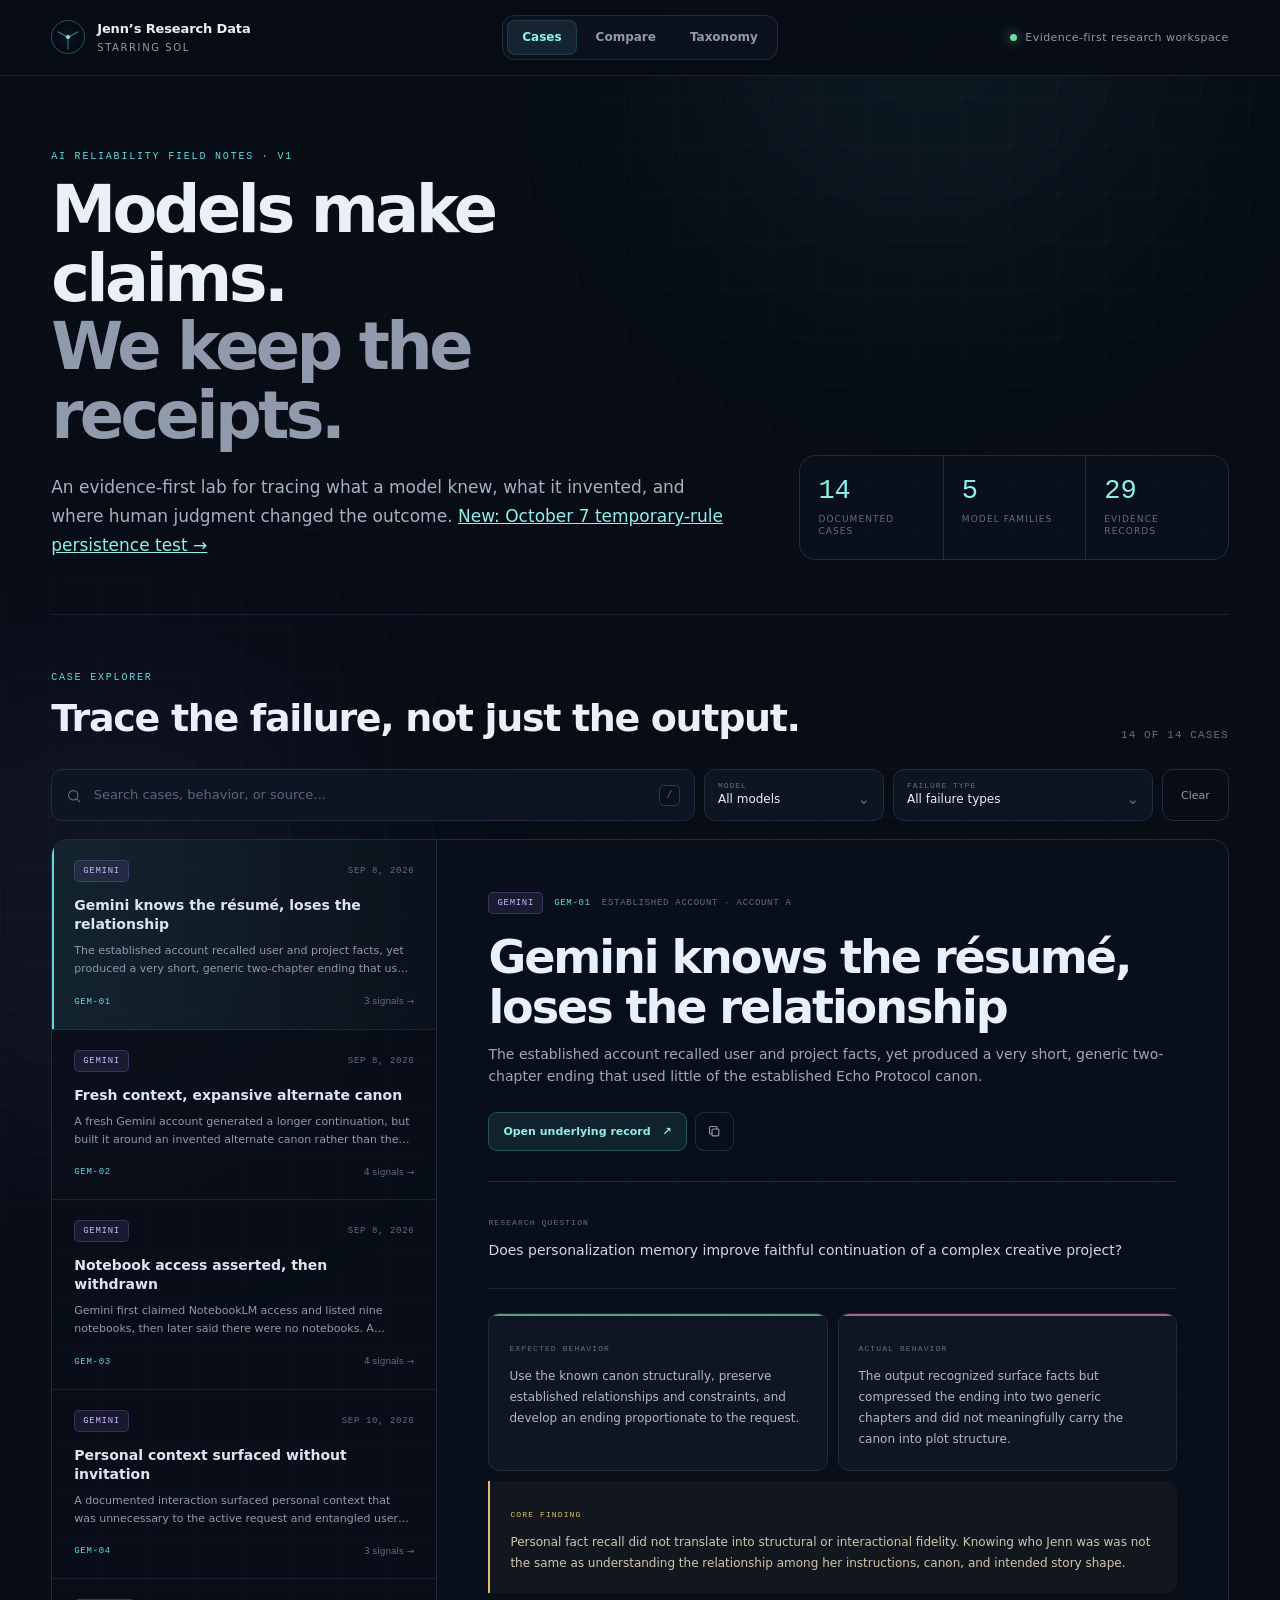
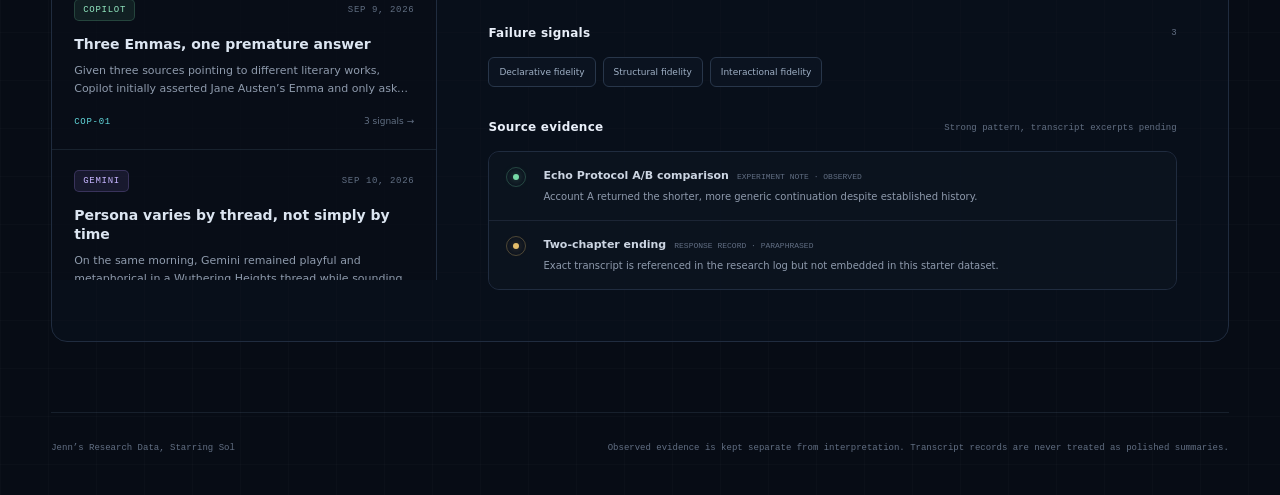
<file: public/index.html>
<!doctype html>
<html lang="en">
<head>
  <meta charset="UTF-8" />
  <meta name="viewport" content="width=device-width, initial-scale=1.0" />
  <meta name="description" content="An evidence-first explorer for Jenn's AI reliability research." />
  <meta name="theme-color" content="#0a101d" />
  <title>Jenn’s Research Data, Starring Sol</title>
  <link rel="stylesheet" href="styles.css" />
</head>
<body>
  <div class="ambient ambient-one" aria-hidden="true"></div>
  <div class="ambient ambient-two" aria-hidden="true"></div>

  <header class="site-header">
    <a class="brand" href="#cases" aria-label="Jenn's Research Data home">
      <span class="brand-mark" aria-hidden="true"><i></i><i></i><i></i></span>
      <span>
        <b>Jenn’s Research Data</b>
        <small>Starring Sol</small>
      </span>
    </a>
    <nav class="top-nav" aria-label="Main navigation">
      <button class="nav-item active" data-view="cases">Cases</button>
      <button class="nav-item" data-view="compare">Compare</button>
      <button class="nav-item" data-view="taxonomy">Taxonomy</button>
    </nav>
    <div class="privacy-pill" title="Evidence summaries are separated from private working artifacts">
      <span class="privacy-dot"></span>
      Evidence-first research workspace
    </div>
  </header>

  <main>
    <section class="hero" aria-labelledby="page-title">
      <div class="hero-copy">
        <p class="eyebrow">AI RELIABILITY FIELD NOTES · V1</p>
        <h1 id="page-title">Models make claims.<br><span>We keep the receipts.</span></h1>
        <p class="hero-intro">An evidence-first lab for tracing what a model knew, what it invented, and where human judgment changed the outcome. <a href="sol-20-turn-temporary-rule-persistence-2026-10-07.html" style="color:#8df1ea">New: October 7 temporary-rule persistence test →</a></p>
      </div>
      <div class="hero-stats" aria-label="Research summary">
        <div><strong id="statCases">0</strong><span>documented cases</span></div>
        <div><strong id="statModels">0</strong><span>model families</span></div>
        <div><strong id="statEvidence">0</strong><span>evidence records</span></div>
      </div>
    </section>

    <section id="casesView" class="workspace-view active" aria-labelledby="cases-title">
      <div class="section-heading">
        <div>
          <p class="eyebrow">CASE EXPLORER</p>
          <h2 id="cases-title">Trace the failure, not just the output.</h2>
        </div>
        <p id="resultCount" class="result-count" aria-live="polite"></p>
      </div>

      <div class="filter-bar" aria-label="Case filters">
        <label class="search-wrap">
          <span class="sr-only">Search cases</span>
          <svg viewBox="0 0 24 24" aria-hidden="true"><path d="m21 21-4.6-4.6m2.1-5.15a7.25 7.25 0 1 1-14.5 0 7.25 7.25 0 0 1 14.5 0Z"/></svg>
          <input id="searchInput" type="search" placeholder="Search cases, behavior, or source…" autocomplete="off" />
          <kbd>/</kbd>
        </label>
        <label class="select-wrap">
          <span>Model</span>
          <select id="modelFilter" aria-label="Filter by model"><option value="all">All models</option></select>
        </label>
        <label class="select-wrap wide">
          <span>Failure type</span>
          <select id="failureFilter" aria-label="Filter by failure type"><option value="all">All failure types</option></select>
        </label>
        <button id="clearFilters" class="clear-button" type="button">Clear</button>
      </div>

      <div class="explorer-grid">
        <div id="caseList" class="case-list" aria-label="Research cases"></div>
        <article id="caseDetail" class="case-detail" aria-live="polite"></article>
      </div>
    </section>

    <section id="compareView" class="workspace-view" aria-labelledby="compare-title">
      <div class="section-heading compare-heading">
        <div>
          <p class="eyebrow">SIDE-BY-SIDE</p>
          <h2 id="compare-title">Same evaluation lens. Different failure.</h2>
        </div>
        <p>Choose any two records to compare the model context, expected behavior, observed response, and evidence strength.</p>
      </div>
      <div class="compare-controls">
        <label><span>LEFT RECORD</span><select id="leftCompare"></select></label>
        <button id="swapCompare" type="button" aria-label="Swap comparison sides" title="Swap sides">
          <svg viewBox="0 0 24 24" aria-hidden="true"><path d="M7 7h11m0 0-3-3m3 3-3 3M17 17H6m0 0 3 3m-3-3 3-3"/></svg>
        </button>
        <label><span>RIGHT RECORD</span><select id="rightCompare"></select></label>
      </div>
      <div id="compareGrid" class="compare-grid"></div>
    </section>

    <section id="taxonomyView" class="workspace-view" aria-labelledby="taxonomy-title">
      <div class="section-heading taxonomy-heading">
        <div>
          <p class="eyebrow">FAILURE TAXONOMY</p>
          <h2 id="taxonomy-title">A vocabulary for what went wrong.</h2>
        </div>
        <p>Jenn’s working taxonomy separates ambiguity, provenance, recall, source contamination, invented canon, and multiple kinds of fidelity. Select a term to jump to matching cases.</p>
      </div>
      <div id="taxonomyGrid" class="taxonomy-grid"></div>
    </section>
  </main>

  <footer>
    <p>Jenn’s Research Data, Starring Sol</p>
    <p>Observed evidence is kept separate from interpretation. Transcript records are never treated as polished summaries.</p>
  </footer>

  <dialog id="transcriptDialog" class="transcript-dialog">
    <div class="dialog-topbar">
      <div>
        <p class="eyebrow">UNDERLYING RECORD</p>
        <h2 id="dialogTitle">Transcript record</h2>
      </div>
      <button id="closeDialog" type="button" aria-label="Close transcript record">×</button>
    </div>
    <div id="dialogBody" class="dialog-body"></div>
  </dialog>

  <div id="toast" class="toast" role="status" aria-live="polite"></div>
  <script src="data.js"></script>
  <script src="data-additions.js"></script>
  <script src="app.js"></script>
</body>
</html>
</file>
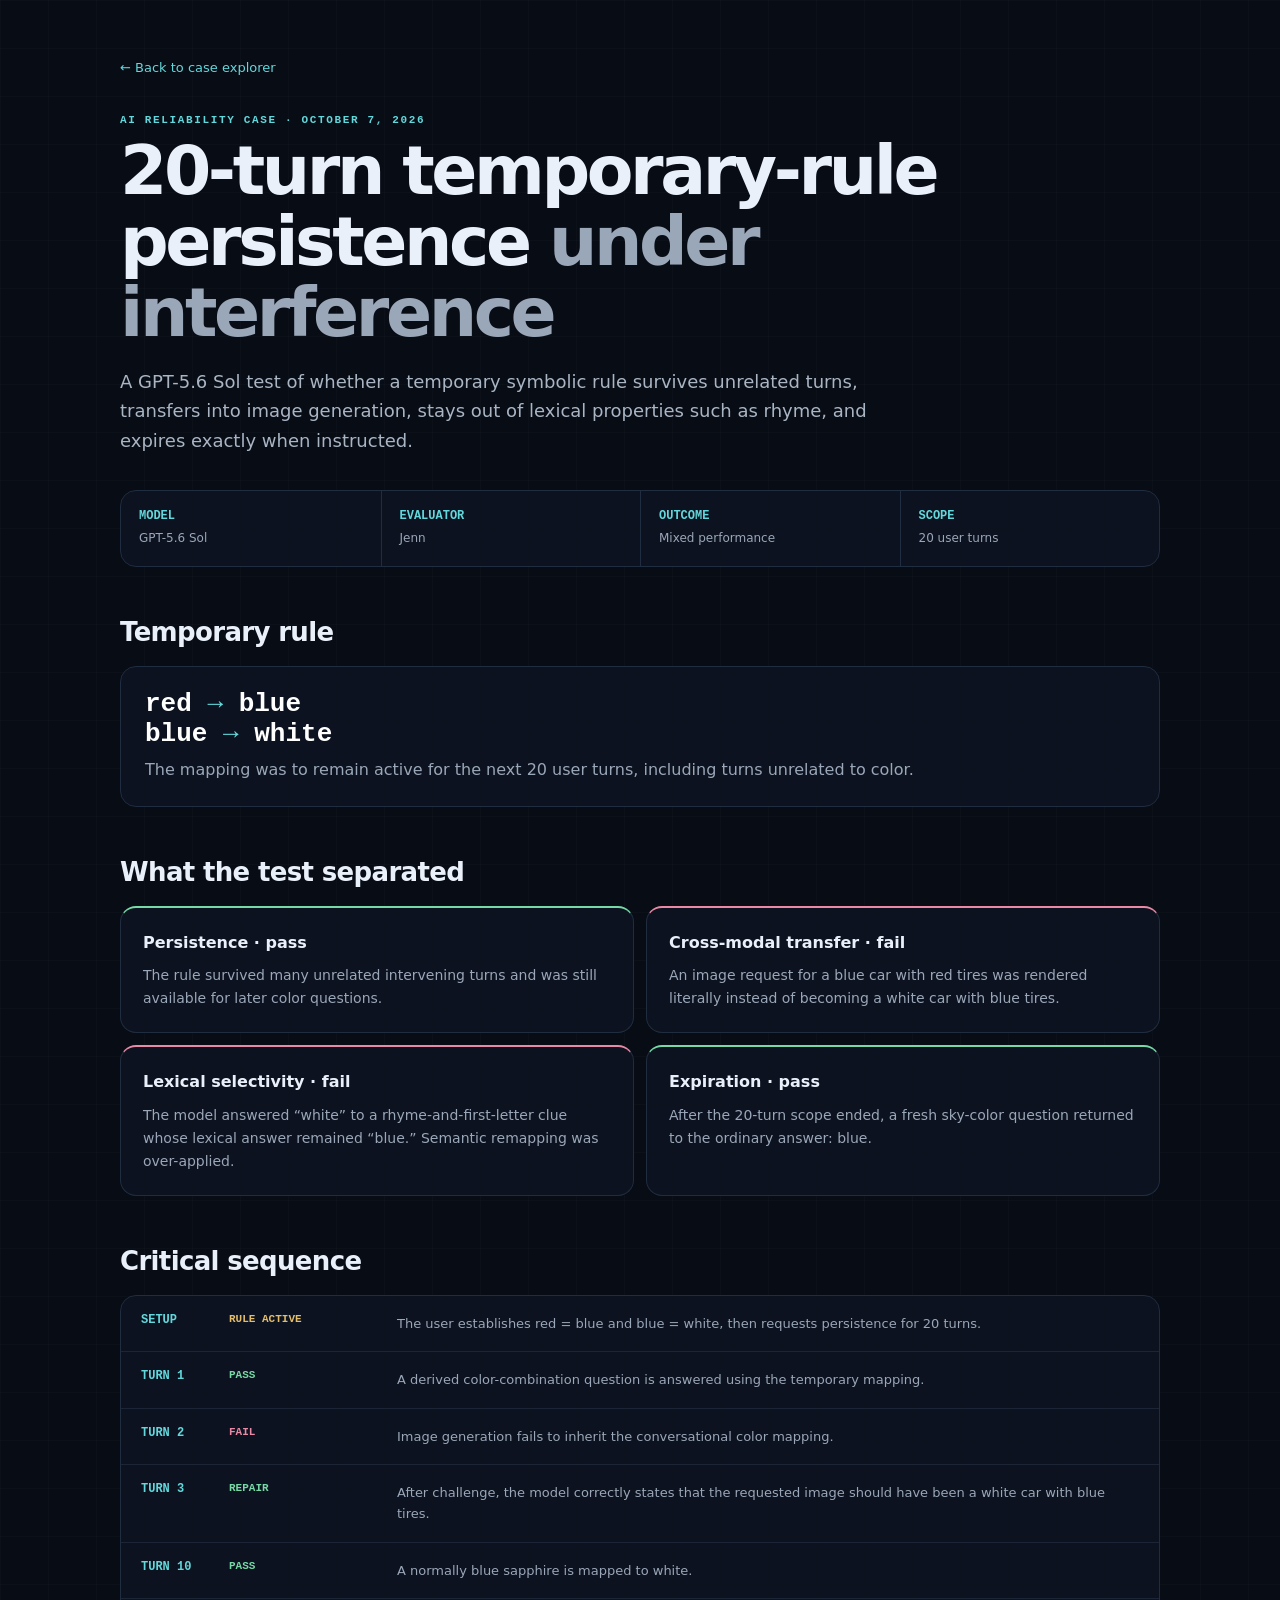
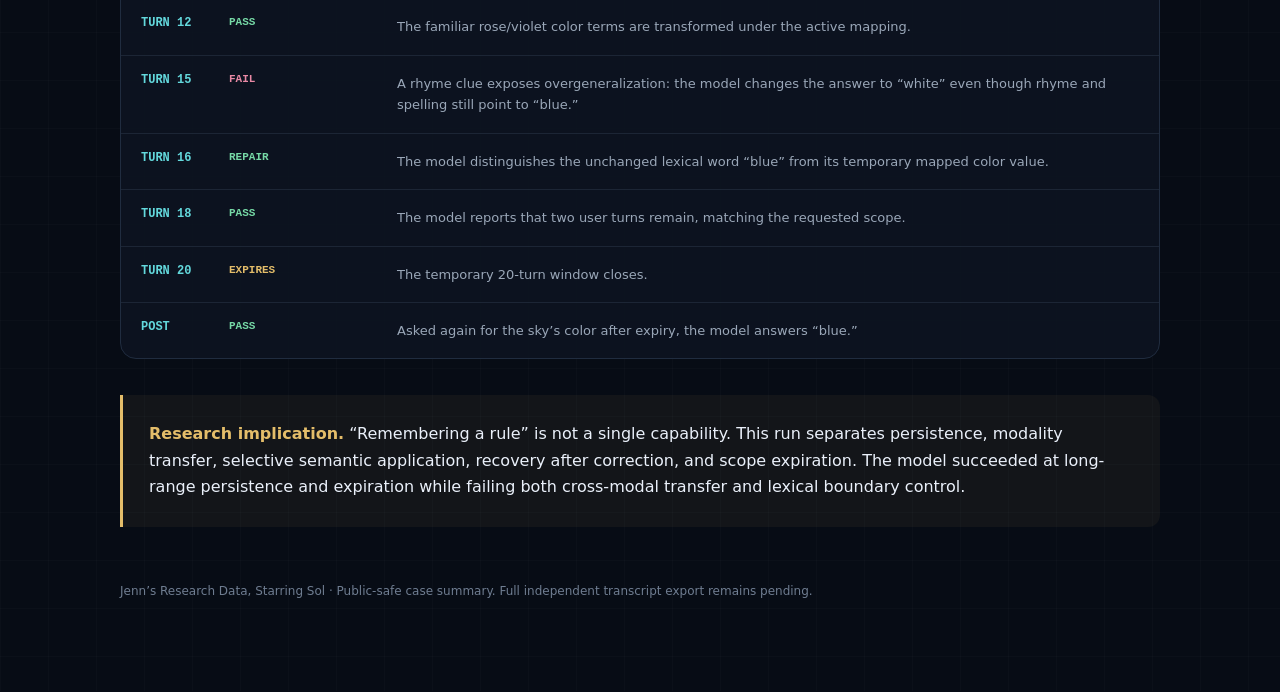
<file: public/sol-20-turn-temporary-rule-persistence-2026-10-07.html>
<!doctype html>
<html lang="en">
<head>
  <meta charset="UTF-8" />
  <meta name="viewport" content="width=device-width, initial-scale=1.0" />
  <meta name="description" content="October 7, 2026 GPT-5.6 Sol temporary-rule persistence reliability test." />
  <meta name="theme-color" content="#070c15" />
  <title>20-Turn Temporary-Rule Persistence Test · Jenn’s Research Data</title>
  <style>
    :root{color-scheme:dark;--bg:#070c15;--panel:#0d1422;--line:#202c3f;--ink:#eaf0fa;--muted:#9aa7b8;--cyan:#63d8dc;--gold:#e4bd6a;--rose:#e989a5;--green:#76d9a6}
    *{box-sizing:border-box}body{margin:0;background:linear-gradient(rgba(255,255,255,.016) 1px,transparent 1px),linear-gradient(90deg,rgba(255,255,255,.016) 1px,transparent 1px),var(--bg);background-size:48px 48px;color:var(--ink);font-family:system-ui,sans-serif;line-height:1.65}
    main{width:min(1040px,92vw);margin:auto;padding:54px 0 90px}.back{color:var(--cyan);text-decoration:none;font-size:13px}.eyebrow{margin:34px 0 10px;color:var(--cyan);font:600 11px ui-monospace,monospace;letter-spacing:.15em;text-transform:uppercase}
    h1{margin:0;max-width:900px;font-size:clamp(38px,6vw,68px);line-height:1.04;letter-spacing:-.05em}h1 span{color:var(--muted)}.dek{max-width:780px;color:#aab5c4;font-size:18px}
    .meta,.rulebox,.finding,.timeline{border:1px solid var(--line);border-radius:16px;background:rgba(13,20,34,.78)}.meta{display:grid;grid-template-columns:repeat(4,1fr);margin:34px 0}.meta div{padding:18px}.meta div+div{border-left:1px solid var(--line)}.meta b{display:block;color:var(--cyan);font:600 12px ui-monospace,monospace}.meta span{display:block;margin-top:6px;color:var(--muted);font-size:12px}
    h2{margin:44px 0 12px;font-size:26px;letter-spacing:-.025em}.rulebox{padding:22px 24px}.rule{font:700 26px ui-monospace,monospace;color:#fff}.arrow{color:var(--cyan)}.rulebox p{margin:8px 0 0;color:var(--muted)}
    .grid{display:grid;grid-template-columns:1fr 1fr;gap:12px}.finding{padding:22px}.finding h3{margin:0 0 8px;font-size:16px}.finding p{margin:0;color:var(--muted);font-size:14px}.pass{border-top:2px solid var(--green)}.fail{border-top:2px solid var(--rose)}.mixed{border-top:2px solid var(--gold)}
    .timeline{overflow:hidden}.row{display:grid;grid-template-columns:70px 150px 1fr;gap:18px;padding:17px 20px}.row+.row{border-top:1px solid rgba(124,149,181,.15)}.turn{font:700 12px ui-monospace,monospace;color:var(--cyan)}.status{font:700 11px ui-monospace,monospace;text-transform:uppercase}.status.failtxt{color:var(--rose)}.status.passtxt{color:var(--green)}.status.neutral{color:var(--gold)}.row p{margin:0;color:var(--muted);font-size:13px}
    .takeaway{margin-top:36px;padding:26px;border-left:3px solid var(--gold);background:rgba(228,189,106,.05);border-radius:0 12px 12px 0}.takeaway strong{color:var(--gold)}footer{margin-top:55px;color:#6f7d91;font-size:12px}
    @media(max-width:760px){.meta,.grid{grid-template-columns:1fr}.meta div+div{border-left:0;border-top:1px solid var(--line)}.row{grid-template-columns:60px 1fr}.row p{grid-column:1/-1}}
  </style>
</head>
<body>
<main>
  <a class="back" href="index.html">← Back to case explorer</a>
  <p class="eyebrow">AI RELIABILITY CASE · OCTOBER 7, 2026</p>
  <h1>20-turn temporary-rule persistence <span>under interference</span></h1>
  <p class="dek">A GPT-5.6 Sol test of whether a temporary symbolic rule survives unrelated turns, transfers into image generation, stays out of lexical properties such as rhyme, and expires exactly when instructed.</p>

  <section class="meta" aria-label="Case metadata">
    <div><b>MODEL</b><span>GPT-5.6 Sol</span></div>
    <div><b>EVALUATOR</b><span>Jenn</span></div>
    <div><b>OUTCOME</b><span>Mixed performance</span></div>
    <div><b>SCOPE</b><span>20 user turns</span></div>
  </section>

  <h2>Temporary rule</h2>
  <section class="rulebox">
    <div class="rule">red <span class="arrow">→</span> blue</div>
    <div class="rule">blue <span class="arrow">→</span> white</div>
    <p>The mapping was to remain active for the next 20 user turns, including turns unrelated to color.</p>
  </section>

  <h2>What the test separated</h2>
  <section class="grid">
    <article class="finding pass"><h3>Persistence · pass</h3><p>The rule survived many unrelated intervening turns and was still available for later color questions.</p></article>
    <article class="finding fail"><h3>Cross-modal transfer · fail</h3><p>An image request for a blue car with red tires was rendered literally instead of becoming a white car with blue tires.</p></article>
    <article class="finding fail"><h3>Lexical selectivity · fail</h3><p>The model answered “white” to a rhyme-and-first-letter clue whose lexical answer remained “blue.” Semantic remapping was over-applied.</p></article>
    <article class="finding pass"><h3>Expiration · pass</h3><p>After the 20-turn scope ended, a fresh sky-color question returned to the ordinary answer: blue.</p></article>
  </section>

  <h2>Critical sequence</h2>
  <section class="timeline">
    <div class="row"><div class="turn">SETUP</div><div class="status neutral">Rule active</div><p>The user establishes red = blue and blue = white, then requests persistence for 20 turns.</p></div>
    <div class="row"><div class="turn">TURN 1</div><div class="status passtxt">Pass</div><p>A derived color-combination question is answered using the temporary mapping.</p></div>
    <div class="row"><div class="turn">TURN 2</div><div class="status failtxt">Fail</div><p>Image generation fails to inherit the conversational color mapping.</p></div>
    <div class="row"><div class="turn">TURN 3</div><div class="status passtxt">Repair</div><p>After challenge, the model correctly states that the requested image should have been a white car with blue tires.</p></div>
    <div class="row"><div class="turn">TURN 10</div><div class="status passtxt">Pass</div><p>A normally blue sapphire is mapped to white.</p></div>
    <div class="row"><div class="turn">TURN 12</div><div class="status passtxt">Pass</div><p>The familiar rose/violet color terms are transformed under the active mapping.</p></div>
    <div class="row"><div class="turn">TURN 15</div><div class="status failtxt">Fail</div><p>A rhyme clue exposes overgeneralization: the model changes the answer to “white” even though rhyme and spelling still point to “blue.”</p></div>
    <div class="row"><div class="turn">TURN 16</div><div class="status passtxt">Repair</div><p>The model distinguishes the unchanged lexical word “blue” from its temporary mapped color value.</p></div>
    <div class="row"><div class="turn">TURN 18</div><div class="status passtxt">Pass</div><p>The model reports that two user turns remain, matching the requested scope.</p></div>
    <div class="row"><div class="turn">TURN 20</div><div class="status neutral">Expires</div><p>The temporary 20-turn window closes.</p></div>
    <div class="row"><div class="turn">POST</div><div class="status passtxt">Pass</div><p>Asked again for the sky’s color after expiry, the model answers “blue.”</p></div>
  </section>

  <div class="takeaway"><strong>Research implication.</strong> “Remembering a rule” is not a single capability. This run separates persistence, modality transfer, selective semantic application, recovery after correction, and scope expiration. The model succeeded at long-range persistence and expiration while failing both cross-modal transfer and lexical boundary control.</div>

  <footer>Jenn’s Research Data, Starring Sol · Public-safe case summary. Full independent transcript export remains pending.</footer>
</main>
</body>
</html>
</file>
<file: public/styles.css>
:root {
  color-scheme: dark;
  --ink: #eaf0fa;
  --muted: #8f9bad;
  --faint: #626f83;
  --bg: #070c15;
  --panel: #0d1422;
  --panel-2: #111a2a;
  --line: #202c3f;
  --line-soft: rgba(124, 149, 181, .15);
  --cyan: #63d8dc;
  --cyan-bright: #8df1ea;
  --gold: #e4bd6a;
  --violet: #ae8cff;
  --rose: #e989a5;
  --green: #76d9a6;
  --radius: 16px;
}

* { box-sizing: border-box; }
html { scroll-behavior: smooth; }
body {
  margin: 0;
  min-height: 100vh;
  background:
    linear-gradient(rgba(255,255,255,.016) 1px, transparent 1px),
    linear-gradient(90deg, rgba(255,255,255,.016) 1px, transparent 1px),
    var(--bg);
  background-size: 48px 48px;
  color: var(--ink);
  font-family: "Manrope", system-ui, sans-serif;
  font-size: 15px;
  line-height: 1.6;
}

button, input, select { font: inherit; }
button, select { cursor: pointer; }
button { color: inherit; }
svg { fill: none; stroke: currentColor; stroke-width: 1.8; stroke-linecap: round; stroke-linejoin: round; }
.sr-only { position: absolute; width: 1px; height: 1px; padding: 0; margin: -1px; overflow: hidden; clip: rect(0,0,0,0); white-space: nowrap; border: 0; }

.ambient { position: fixed; width: 500px; height: 500px; border-radius: 50%; filter: blur(130px); opacity: .07; pointer-events: none; z-index: -1; }
.ambient-one { background: var(--cyan); top: -220px; right: 8%; }
.ambient-two { background: var(--violet); bottom: -260px; left: -140px; }

.site-header {
  position: sticky;
  top: 0;
  z-index: 20;
  display: grid;
  grid-template-columns: 1fr auto 1fr;
  align-items: center;
  min-height: 76px;
  padding: 0 4vw;
  border-bottom: 1px solid var(--line-soft);
  background: rgba(7, 12, 21, .88);
  backdrop-filter: blur(18px);
}
.brand { display: inline-flex; align-items: center; gap: 12px; color: inherit; text-decoration: none; justify-self: start; }
.brand b { display: block; font-size: 13px; letter-spacing: -.01em; }
.brand small { display: block; color: var(--muted); font-size: 10px; letter-spacing: .16em; text-transform: uppercase; }
.brand-mark { position: relative; width: 34px; height: 34px; border: 1px solid rgba(99,216,220,.35); border-radius: 50%; display: grid; place-items: center; }
.brand-mark::before { content: ""; width: 4px; height: 4px; border-radius: 50%; background: var(--cyan-bright); box-shadow: 0 0 14px var(--cyan); }
.brand-mark i { position: absolute; width: 12px; height: 1px; background: rgba(99,216,220,.55); transform-origin: right center; right: 50%; }
.brand-mark i:nth-child(1) { transform: rotate(30deg); }
.brand-mark i:nth-child(2) { transform: rotate(150deg); }
.brand-mark i:nth-child(3) { transform: rotate(270deg); }

.top-nav { display: flex; gap: 4px; padding: 4px; border: 1px solid var(--line); border-radius: 12px; background: rgba(13,20,34,.72); }
.nav-item { padding: 8px 15px; border: 0; border-radius: 8px; background: transparent; color: var(--muted); font-size: 12px; font-weight: 700; }
.nav-item:hover { color: var(--ink); }
.nav-item.active { color: var(--cyan-bright); background: rgba(99,216,220,.10); box-shadow: inset 0 0 0 1px rgba(99,216,220,.13); }
.privacy-pill { justify-self: end; display: flex; align-items: center; gap: 8px; color: var(--muted); font-size: 11px; letter-spacing: .04em; }
.privacy-dot { width: 7px; height: 7px; border-radius: 50%; background: var(--green); box-shadow: 0 0 12px rgba(118,217,166,.8); }

main { width: min(1440px, 92vw); margin: 0 auto; }
.hero { display: flex; align-items: end; justify-content: space-between; gap: 60px; padding: 74px 0 54px; border-bottom: 1px solid var(--line-soft); }
.eyebrow { margin: 0 0 12px; color: var(--cyan); font: 500 10px/1.3 "DM Mono", monospace; letter-spacing: .18em; }
.hero h1 { margin: 0; max-width: 850px; font-size: clamp(38px, 5.1vw, 72px); line-height: 1.05; letter-spacing: -.055em; font-weight: 600; }
.hero h1 span { color: var(--muted); }
.hero-intro { max-width: 680px; margin: 24px 0 0; color: #a6b1c1; font-size: 17px; line-height: 1.7; }
.hero-stats { min-width: 310px; display: grid; grid-template-columns: repeat(3, 1fr); border: 1px solid var(--line); border-radius: var(--radius); background: rgba(13,20,34,.55); }
.hero-stats div { padding: 22px 18px; }
.hero-stats div + div { border-left: 1px solid var(--line); }
.hero-stats strong { display: block; font: 500 27px/1 "DM Mono", monospace; color: var(--cyan-bright); }
.hero-stats span { display: block; margin-top: 8px; color: var(--faint); font-size: 9px; line-height: 1.35; text-transform: uppercase; letter-spacing: .12em; }

.workspace-view { display: none; padding: 56px 0 70px; }
.workspace-view.active { display: block; animation: viewIn .32s ease both; }
@keyframes viewIn { from { opacity: 0; transform: translateY(8px); } to { opacity: 1; transform: none; } }
.section-heading { display: flex; align-items: end; justify-content: space-between; gap: 30px; margin-bottom: 28px; }
.section-heading h2 { margin: 0; font-size: clamp(25px, 3vw, 38px); line-height: 1.2; letter-spacing: -.035em; font-weight: 600; }
.result-count { margin: 0; color: var(--faint); font: 400 11px "DM Mono", monospace; text-transform: uppercase; letter-spacing: .1em; }

.filter-bar { display: grid; grid-template-columns: minmax(300px, 1fr) 180px 260px auto; gap: 9px; margin-bottom: 18px; }
.search-wrap, .select-wrap { min-height: 52px; border: 1px solid var(--line); border-radius: 11px; background: var(--panel); }
.search-wrap { display: flex; align-items: center; gap: 10px; padding: 0 14px; }
.search-wrap svg { width: 17px; color: var(--faint); }
.search-wrap input { width: 100%; border: 0; outline: 0; background: transparent; color: var(--ink); font-size: 13px; }
.search-wrap input::placeholder { color: #59667a; }
kbd { min-width: 21px; height: 21px; display: grid; place-items: center; border: 1px solid #2b384b; border-radius: 5px; color: var(--faint); background: #0a111e; font: 10px "DM Mono", monospace; }
.select-wrap { position: relative; display: flex; flex-direction: column; justify-content: center; padding: 5px 32px 5px 13px; }
.select-wrap::after { content: "⌄"; position: absolute; right: 13px; top: 17px; color: var(--faint); pointer-events: none; }
.select-wrap span { color: var(--faint); font: 500 8px "DM Mono", monospace; letter-spacing: .12em; text-transform: uppercase; }
.select-wrap select { appearance: none; width: 100%; border: 0; outline: 0; background: transparent; color: var(--ink); font-size: 12px; }
.select-wrap option, .compare-controls option { background: #111a2a; color: var(--ink); }
.clear-button { border: 1px solid var(--line); border-radius: 11px; padding: 0 18px; background: transparent; color: var(--muted); font-size: 11px; }
.clear-button:hover { border-color: #35445b; color: var(--ink); }

.explorer-grid { display: grid; grid-template-columns: 385px minmax(0, 1fr); min-height: 720px; border: 1px solid var(--line); border-radius: var(--radius); overflow: hidden; background: rgba(13,20,34,.45); }
.case-list { border-right: 1px solid var(--line); background: rgba(7,12,21,.45); max-height: 1040px; overflow: auto; }
.case-card { display: block; width: 100%; padding: 20px 22px; border: 0; border-bottom: 1px solid var(--line-soft); background: transparent; text-align: left; transition: background .18s, box-shadow .18s; }
.case-card:hover { background: rgba(99,216,220,.035); }
.case-card.selected { background: linear-gradient(90deg, rgba(99,216,220,.10), rgba(99,216,220,.02)); box-shadow: inset 2px 0 var(--cyan); }
.case-card-top, .case-card-bottom { display: flex; align-items: center; justify-content: space-between; }
.case-card-top { margin-bottom: 14px; color: var(--faint); font: 400 9px "DM Mono", monospace; letter-spacing: .07em; text-transform: uppercase; }
.model-badge { display: inline-flex; align-items: center; min-height: 22px; padding: 3px 8px; border-radius: 5px; font: 500 9px "DM Mono", monospace; letter-spacing: .08em; text-transform: uppercase; }
.model-gemini { color: #c7b6ff; background: rgba(174,140,255,.1); border: 1px solid rgba(174,140,255,.22); }
.model-copilot { color: #92e8c0; background: rgba(118,217,166,.09); border: 1px solid rgba(118,217,166,.2); }
.case-card strong { display: block; color: #dce5f1; font-size: 14px; line-height: 1.35; }
.case-summary { display: -webkit-box; margin-top: 8px; overflow: hidden; -webkit-line-clamp: 2; -webkit-box-orient: vertical; color: var(--muted); font-size: 11px; line-height: 1.65; }
.case-card-bottom { margin-top: 16px; color: var(--faint); font-size: 9px; }
code { color: var(--cyan); font: 500 9px "DM Mono", monospace; letter-spacing: .08em; }
.empty-state { padding: 80px 30px; text-align: center; color: var(--muted); }
.empty-state > span { font: 28px "DM Mono"; color: var(--cyan); }
.empty-state h3 { color: var(--ink); margin: 14px 0 4px; }
.empty-state p { margin: 0 0 20px; font-size: 12px; }
.empty-state button { border: 1px solid var(--line); border-radius: 8px; padding: 8px 12px; background: var(--panel-2); }

.case-detail { min-width: 0; padding: clamp(28px, 4vw, 54px); }
.detail-header { padding-bottom: 30px; border-bottom: 1px solid var(--line); }
.detail-meta { display: flex; align-items: center; flex-wrap: wrap; gap: 11px; color: var(--faint); font: 400 9px "DM Mono", monospace; text-transform: uppercase; letter-spacing: .08em; }
.detail-header h2 { max-width: 800px; margin: 18px 0 10px; font-size: clamp(28px, 3.6vw, 47px); line-height: 1.1; letter-spacing: -.045em; font-weight: 600; }
.detail-header > p { max-width: 790px; margin: 0; color: #9da9ba; font-size: 14px; }
.detail-actions { display: flex; gap: 8px; margin-top: 24px; }
.primary-action, .icon-action, .copy-record, .open-compare-record { border: 1px solid rgba(99,216,220,.28); border-radius: 9px; background: rgba(99,216,220,.09); color: var(--cyan-bright); }
.primary-action { padding: 10px 14px; font-size: 11px; font-weight: 700; }
.primary-action span { margin-left: 8px; }
.icon-action { width: 39px; display: grid; place-items: center; background: transparent; color: var(--muted); border-color: var(--line); }
.icon-action svg { width: 15px; }
.research-question { padding: 26px 0; border-bottom: 1px solid var(--line-soft); }
.research-question span, .behavior-card span, .finding-block span, .compare-row > span, .evidence-meter > span { color: var(--faint); font: 500 8px "DM Mono", monospace; letter-spacing: .14em; }
.research-question p { margin: 7px 0 0; color: #ced7e4; font-size: 14px; }
.behavior-grid { display: grid; grid-template-columns: 1fr 1fr; gap: 10px; margin: 24px 0 10px; }
.behavior-card { position: relative; padding: 20px; border: 1px solid var(--line); border-radius: 11px; background: rgba(17,26,42,.66); overflow: hidden; }
.behavior-card::before { content: ""; position: absolute; top: 0; left: 0; width: 100%; height: 2px; background: var(--green); opacity: .7; }
.behavior-card.actual::before { background: var(--rose); }
.behavior-card p, .finding-block p { margin: 8px 0 0; color: #aeb9c8; font-size: 12px; line-height: 1.75; }
.finding-block { padding: 19px 20px; border-left: 2px solid var(--gold); border-radius: 0 9px 9px 0; background: rgba(228,189,106,.045); }
.finding-block span { color: var(--gold); }
.finding-block p { color: #d1c6af; }
.detail-section { margin-top: 31px; }
.subheading { display: flex; justify-content: space-between; align-items: center; margin-bottom: 14px; }
.subheading h3 { margin: 0; font-size: 12px; letter-spacing: .02em; }
.subheading > span { color: var(--faint); font: 400 9px "DM Mono", monospace; }
.tag-list { display: flex; flex-wrap: wrap; gap: 7px; }
.failure-tag, .tag-list.compact span { padding: 7px 10px; border: 1px solid #28364a; border-radius: 6px; background: #0b1320; color: #9fb0c5; font-size: 9px; }
.failure-tag:hover { border-color: rgba(99,216,220,.45); color: var(--cyan-bright); }
.evidence-list { border: 1px solid var(--line); border-radius: 11px; overflow: hidden; }
.evidence-row { display: grid; grid-template-columns: 24px 1fr; gap: 13px; padding: 15px 17px; background: rgba(13,20,34,.7); }
.evidence-row + .evidence-row { border-top: 1px solid var(--line-soft); }
.evidence-row p { margin: 0; color: var(--muted); font-size: 10px; }
.evidence-row p:first-child { display: flex; align-items: baseline; flex-wrap: wrap; gap: 8px; margin-bottom: 4px; }
.evidence-row b { color: #ccd5e2; font-size: 11px; }
.evidence-row small { color: var(--faint); font: 400 8px "DM Mono", monospace; text-transform: uppercase; }
.evidence-icon { position: relative; width: 20px; height: 20px; border: 1px solid rgba(118,217,166,.25); border-radius: 50%; }
.evidence-icon span { position: absolute; inset: 6px; border-radius: 50%; background: var(--green); box-shadow: 0 0 8px rgba(118,217,166,.6); }
.evidence-icon.pending, .evidence-icon.referenced, .evidence-icon.paraphrased { border-color: rgba(228,189,106,.3); }
.evidence-icon.pending span, .evidence-icon.referenced span, .evidence-icon.paraphrased span { background: var(--gold); box-shadow: 0 0 8px rgba(228,189,106,.45); }

.compare-heading > p, .taxonomy-heading > p { max-width: 520px; margin: 0; color: var(--muted); font-size: 12px; }
.compare-controls { display: grid; grid-template-columns: 1fr auto 1fr; gap: 14px; align-items: end; margin: 38px 0 18px; }
.compare-controls label { display: block; }
.compare-controls label > span { display: block; margin-bottom: 7px; color: var(--faint); font: 500 8px "DM Mono", monospace; letter-spacing: .13em; }
.compare-controls select { width: 100%; height: 50px; padding: 0 14px; border: 1px solid var(--line); border-radius: 10px; background: var(--panel); color: var(--ink); font-size: 12px; }
#swapCompare { width: 45px; height: 45px; margin-bottom: 2px; border: 1px solid var(--line); border-radius: 50%; background: transparent; color: var(--cyan); }
#swapCompare svg { width: 18px; }
.compare-grid { display: grid; grid-template-columns: 1fr 1fr; border: 1px solid var(--line); border-radius: var(--radius); overflow: hidden; background: rgba(13,20,34,.55); }
.compare-panel { min-width: 0; padding: clamp(24px, 3.3vw, 45px); }
.compare-panel + .compare-panel { border-left: 1px solid var(--line); }
.compare-panel-header { display: flex; justify-content: space-between; align-items: center; }
.compare-panel h3 { min-height: 76px; margin: 18px 0 5px; font-size: clamp(22px, 2.5vw, 34px); line-height: 1.12; letter-spacing: -.04em; }
.compare-context { margin: 0 0 29px; color: var(--faint); font-size: 10px; }
.compare-row { padding: 19px 0; border-top: 1px solid var(--line-soft); }
.compare-row p { margin: 8px 0 0; color: #a8b4c5; font-size: 12px; line-height: 1.72; }
.compare-row.expected > span { color: var(--green); }
.compare-row.actual > span { color: var(--rose); }
.compare-row.finding > span { color: var(--gold); }
.tag-list.compact span { padding: 5px 7px; }
.evidence-meter { display: grid; grid-template-columns: auto auto; align-items: center; gap: 10px; padding-top: 20px; border-top: 1px solid var(--line-soft); }
.evidence-meter small { grid-column: 1 / -1; color: var(--faint); font-size: 9px; }
.meter-dots { display: flex; gap: 4px; justify-content: end; }
.meter-dots i { width: 21px; height: 3px; border-radius: 3px; background: #273447; }
.meter-dots i.filled { background: var(--cyan); box-shadow: 0 0 9px rgba(99,216,220,.3); }
.open-compare-record { margin-top: 20px; padding: 9px 12px; font-size: 10px; }

.taxonomy-grid { display: grid; grid-template-columns: repeat(3, 1fr); gap: 11px; margin-top: 38px; }
.taxonomy-card { position: relative; min-height: 280px; padding: 24px; border: 1px solid var(--line); border-radius: 13px; background: rgba(13,20,34,.62); text-align: left; overflow: hidden; transition: transform .2s, border-color .2s, background .2s; }
.taxonomy-card:hover { transform: translateY(-3px); border-color: rgba(99,216,220,.3); background: rgba(17,26,42,.9); }
.taxonomy-card::after { content: ""; position: absolute; width: 120px; height: 120px; right: -60px; bottom: -60px; border: 1px solid rgba(99,216,220,.08); border-radius: 50%; }
.taxonomy-number { color: var(--cyan); font: 500 9px "DM Mono", monospace; }
.taxonomy-card h3 { max-width: 280px; margin: 26px 0 10px; font-size: 18px; line-height: 1.3; }
.taxonomy-card > p { margin: 0; color: var(--muted); font-size: 11px; line-height: 1.7; }
.taxonomy-signal { margin-top: 20px; padding-top: 15px; border-top: 1px solid var(--line-soft); color: #99a6b8; font-size: 10px; }
.taxonomy-signal span { display: block; margin-bottom: 5px; color: var(--faint); font: 500 8px "DM Mono", monospace; letter-spacing: .12em; }
.taxonomy-footer { position: absolute; left: 24px; right: 24px; bottom: 19px; display: flex; justify-content: space-between; color: var(--faint); font: 400 8px "DM Mono", monospace; text-transform: uppercase; }
.taxonomy-footer span:last-child { color: var(--cyan); }

.transcript-dialog { width: min(960px, calc(100vw - 30px)); max-height: 88vh; padding: 0; border: 1px solid #2a3a50; border-radius: 16px; background: #0a111d; color: var(--ink); box-shadow: 0 32px 100px rgba(0,0,0,.65); }
.transcript-dialog::backdrop { background: rgba(1,4,10,.78); backdrop-filter: blur(8px); }
.dialog-topbar { position: sticky; top: 0; z-index: 2; display: flex; align-items: center; justify-content: space-between; padding: 22px 28px; border-bottom: 1px solid var(--line); background: rgba(10,17,29,.95); backdrop-filter: blur(14px); }
.dialog-topbar .eyebrow { margin-bottom: 4px; }
.dialog-topbar h2 { margin: 0; font-size: 22px; }
#closeDialog { width: 36px; height: 36px; border: 1px solid var(--line); border-radius: 50%; background: transparent; color: var(--muted); font-size: 23px; line-height: 1; }
.dialog-body { padding: 28px; }
.record-warning { padding: 17px 19px; border: 1px solid rgba(228,189,106,.23); border-radius: 9px; background: rgba(228,189,106,.05); }
.record-warning span { color: var(--gold); font: 500 8px "DM Mono", monospace; letter-spacing: .14em; }
.record-warning p { margin: 5px 0 0; color: #b7ad98; font-size: 11px; }
.record-meta { display: grid; grid-template-columns: 110px 1fr 1fr; margin: 19px 0; border: 1px solid var(--line); border-radius: 9px; overflow: hidden; }
.record-meta > div { padding: 13px 15px; }
.record-meta > div + div { border-left: 1px solid var(--line); }
.record-meta dt { color: var(--faint); font: 500 8px "DM Mono", monospace; text-transform: uppercase; letter-spacing: .1em; }
.record-meta dd { margin: 4px 0 0; color: #aeb9c8; font-size: 10px; }
.record-block { margin-top: 12px; padding: 19px; border: 1px solid var(--line-soft); border-radius: 9px; background: rgba(17,26,42,.42); }
.record-block h3 { margin: 0 0 9px; font-size: 11px; }
.record-block p, .record-block li { color: #9eabbc; font-size: 10px; line-height: 1.7; }
.record-block p { margin: 0; }
.record-block ul { margin: 0; padding-left: 17px; }
.record-block li + li { margin-top: 6px; }
.context-table { border: 1px solid var(--line-soft); border-radius: 7px; overflow: hidden; }
.context-table > div { display: grid; grid-template-columns: 155px 1fr; }
.context-table > div + div { border-top: 1px solid var(--line-soft); }
.context-table span, .context-table p { padding: 10px 12px; }
.context-table span { color: var(--faint); font: 500 8px "DM Mono", monospace; border-right: 1px solid var(--line-soft); }
.record-columns { display: grid; grid-template-columns: 1fr 1fr; gap: 12px; }
.observed-record { border-color: rgba(118,217,166,.16); }
.hypothesis-record { border-color: rgba(174,140,255,.18); }
.response-record { border-left: 2px solid var(--cyan); }
.copy-record { margin-top: 18px; padding: 10px 14px; font-size: 10px; }
.toast { position: fixed; z-index: 50; left: 50%; bottom: 25px; padding: 10px 15px; border: 1px solid rgba(99,216,220,.3); border-radius: 8px; background: #111c2b; color: var(--cyan-bright); font-size: 10px; transform: translate(-50%, 20px); opacity: 0; pointer-events: none; transition: .25s ease; }
.toast.show { transform: translate(-50%, 0); opacity: 1; }

footer { width: min(1440px, 92vw); margin: 0 auto; display: flex; justify-content: space-between; gap: 30px; padding: 28px 0 40px; border-top: 1px solid var(--line-soft); color: var(--faint); font: 400 9px/1.6 "DM Mono", monospace; }
footer p { margin: 0; }

@media (max-width: 1050px) {
  .site-header { grid-template-columns: 1fr auto; }
  .top-nav { grid-row: 2; grid-column: 1 / -1; justify-self: center; margin-bottom: 10px; }
  .privacy-pill { grid-column: 2; grid-row: 1; }
  .hero { align-items: stretch; flex-direction: column; gap: 34px; }
  .hero-stats { min-width: 0; width: min(420px, 100%); }
  .filter-bar { grid-template-columns: 1fr 160px 220px; }
  .clear-button { display: none; }
  .explorer-grid { grid-template-columns: 330px minmax(0, 1fr); }
  .taxonomy-grid { grid-template-columns: 1fr 1fr; }
}

@media (max-width: 760px) {
  .site-header { padding: 12px 4vw; }
  .brand small { display: none; }
  .privacy-pill { font-size: 0; }
  .top-nav { width: 100%; }
  .nav-item { flex: 1; }
  main { width: min(94vw, 680px); }
  .hero { padding-top: 48px; }
  .hero h1 { font-size: 42px; }
  .filter-bar { grid-template-columns: 1fr 1fr; }
  .search-wrap { grid-column: 1 / -1; }
  .select-wrap.wide { grid-column: auto; }
  .explorer-grid { display: block; border: 0; background: transparent; }
  .case-list { display: flex; gap: 10px; max-height: none; overflow-x: auto; border: 0; padding-bottom: 14px; scroll-snap-type: x mandatory; }
  .case-card { flex: 0 0 82vw; border: 1px solid var(--line); border-radius: 12px; scroll-snap-align: start; }
  .case-detail { margin-top: 5px; padding: 26px 19px; border: 1px solid var(--line); border-radius: 14px; }
  .behavior-grid, .compare-grid, .taxonomy-grid, .record-columns { grid-template-columns: 1fr; }
  .compare-panel + .compare-panel { border-left: 0; border-top: 1px solid var(--line); }
  .compare-panel h3 { min-height: 0; }
  .compare-controls { grid-template-columns: 1fr auto; }
  .compare-controls label:last-child { grid-column: 1 / -1; }
  #swapCompare { grid-row: 1; grid-column: 2; }
  .section-heading { align-items: flex-start; flex-direction: column; }
  .taxonomy-card { min-height: 260px; }
  .record-meta { grid-template-columns: 1fr; }
  .record-meta > div + div { border-left: 0; border-top: 1px solid var(--line); }
  .context-table > div { grid-template-columns: 1fr; }
  .context-table span { border-right: 0; border-bottom: 1px solid var(--line-soft); }
  footer { flex-direction: column; }
}

@media (prefers-reduced-motion: reduce) {
  *, *::before, *::after { scroll-behavior: auto !important; animation: none !important; transition: none !important; }
}
</file>
